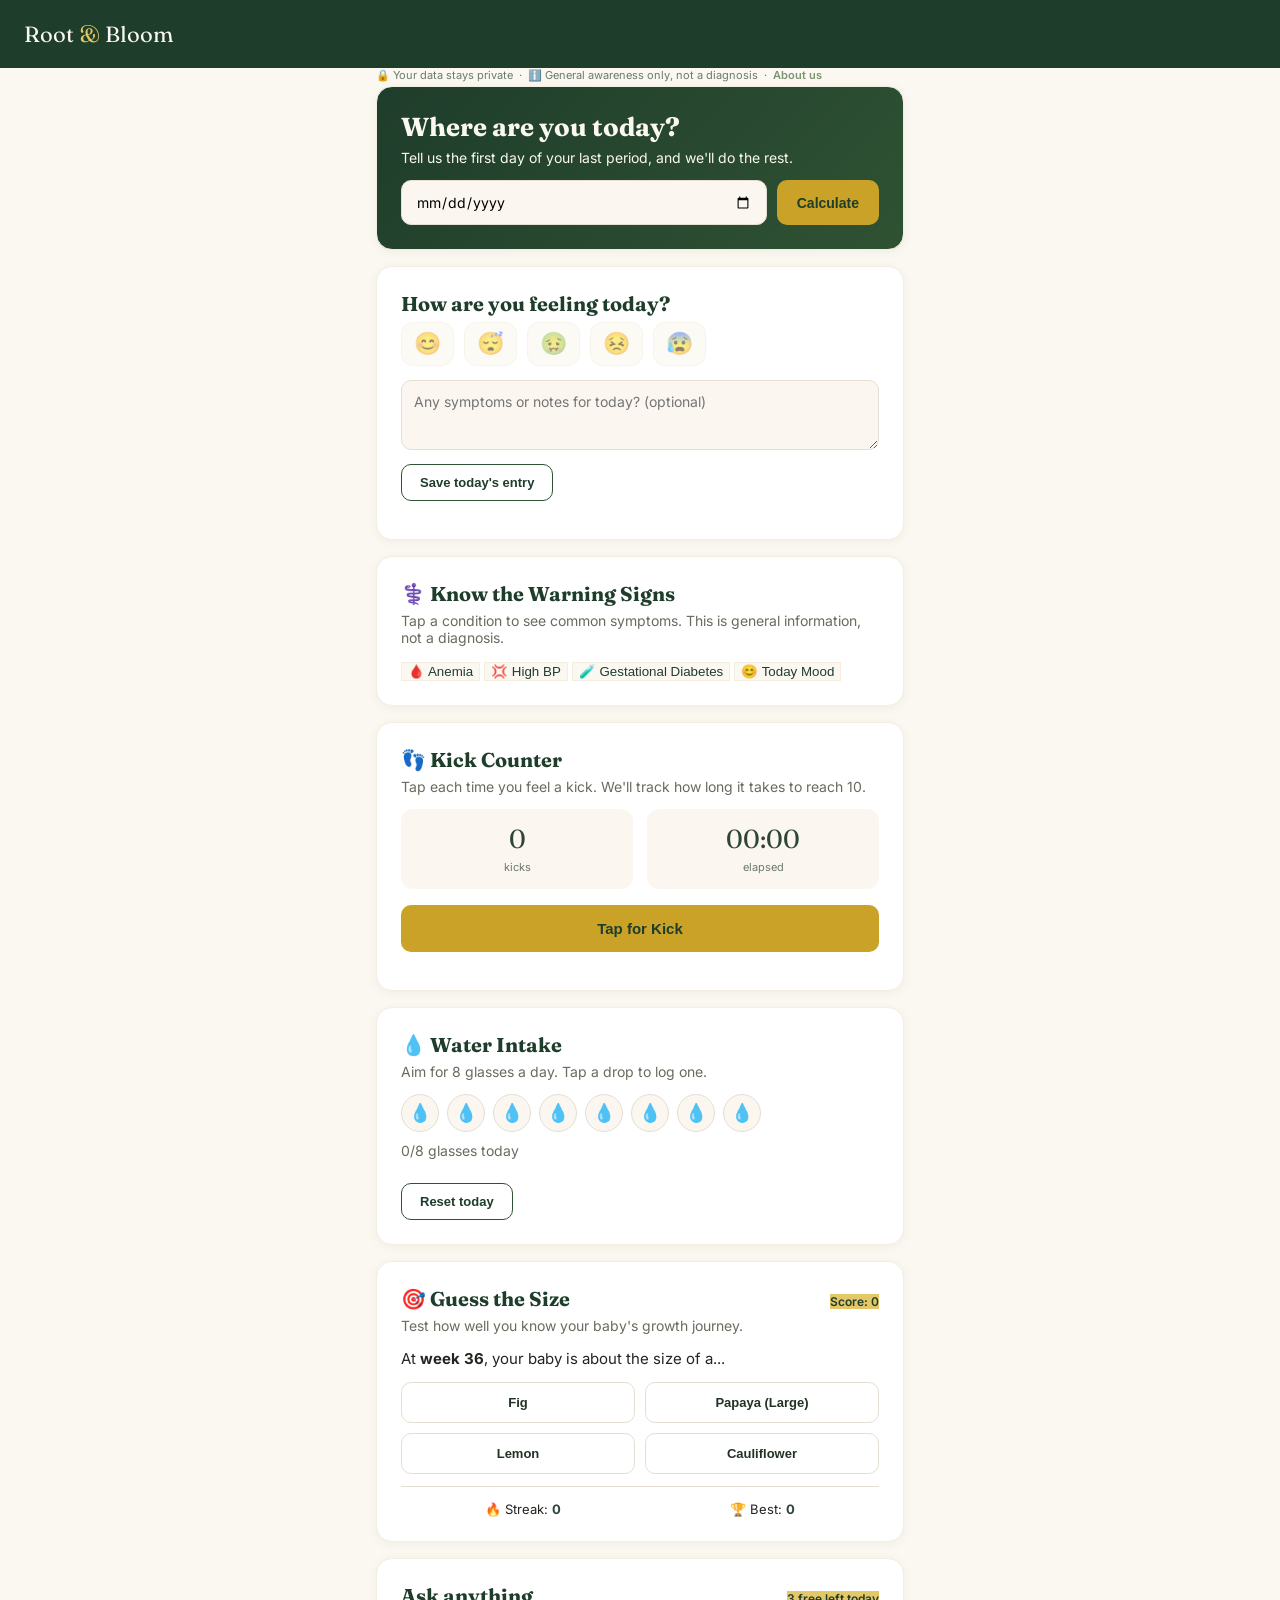
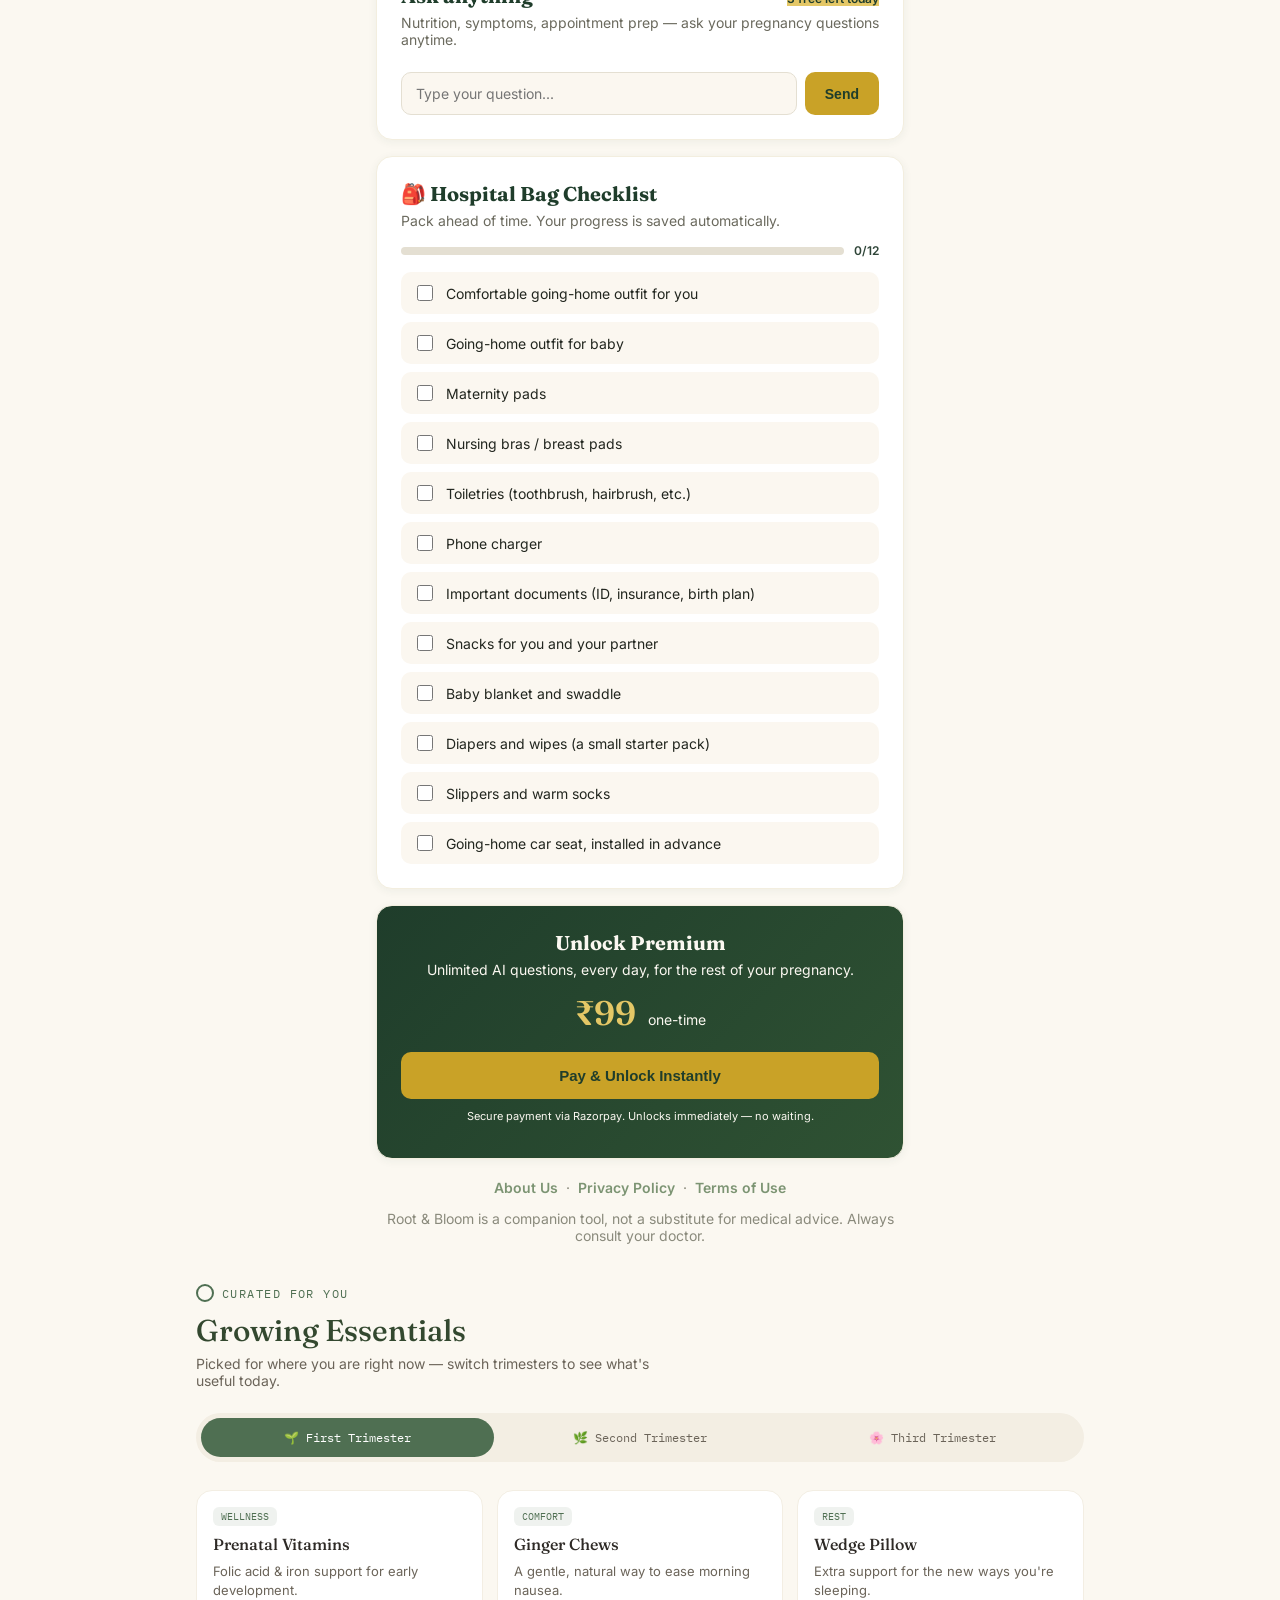
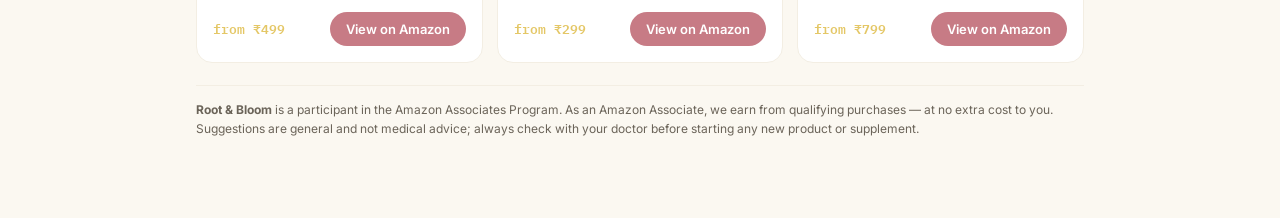
<file: index.html>
<!DOCTYPE html>
<html lang="en">
<head>
<meta charset="UTF-8">
<meta name="viewport" content="width=device-width, initial-scale=1.0">
<title>Root & Bloom — Your Pregnancy Companion</title>
<link rel="preconnect" href="https://fonts.googleapis.com">
<link href="https://fonts.googleapis.com/css2?family=Fraunces:opsz,wght@9..144,400;9..144,500;9..144,600&family=Inter:wght@400;500;600;700&display=swap" rel="stylesheet">
<link rel="stylesheet" href="style.css">
<link rel="stylesheet" href="premium-theme.css">
<script src="https://checkout.razorpay.com/v1/checkout.js"></script>
  <link href="https://fonts.googleapis.com/css2?family=Fraunces:opsz,wght@9..144,500&family=IBM+Plex+Mono:wght@500&display=swap" rel="stylesheet">
<style>
.rb-affiliate{--sage:#4F6F52;--sage-deep:#33482F;--rose:#C77B85;--ivory:#FBF8F3;--ivory-deep:#F3EEE3;--ink:#2E2A26;--ink-soft:#6b6459;max-width:920px;margin:40px auto;padding:0 16px;color:var(--ink);}
.rb-affiliate .eyebrow{font-family:'IBM Plex Mono',monospace;font-size:12px;letter-spacing:.12em;text-transform:uppercase;color:var(--sage);display:flex;align-items:center;gap:8px;margin-bottom:10px;}
.rb-affiliate .eyebrow::before{content:"";width:14px;height:14px;border-radius:50%;border:2px solid var(--sage);display:inline-block;}
.rb-affiliate h2{font-family:'Fraunces',serif;font-weight:500;font-size:30px;margin:0 0 6px;color:var(--sage-deep);}
.rb-affiliate .sub{color:var(--ink-soft);font-size:14px;max-width:460px;margin:0 0 24px;}
.rb-rings{display:flex;border-radius:999px;background:var(--ivory-deep);padding:5px;margin-bottom:28px;position:relative;}
.rb-ring-btn{flex:1;border:none;background:transparent;font-family:'IBM Plex Mono',monospace;font-size:12px;padding:12px 6px;border-radius:999px;cursor:pointer;color:var(--ink-soft);display:flex;flex-direction:column;align-items:center;gap:4px;position:relative;z-index:2;transition:color .25s ease;}
.rb-ring-btn.active{color:#fff;}
.rb-thumb{position:absolute;top:5px;bottom:5px;width:calc(33.333% - 3.33px);background:var(--sage);border-radius:999px;transition:transform .35s cubic-bezier(.65,0,.35,1);z-index:1;}
.rb-grid{display:grid;grid-template-columns:repeat(3,1fr);gap:14px;}
.rb-card{background:#fff;border:1px solid var(--ivory-deep);border-radius:16px;padding:16px;display:flex;flex-direction:column;gap:8px;}
.rb-card .badge{align-self:flex-start;font-family:'IBM Plex Mono',monospace;font-size:10px;text-transform:uppercase;color:var(--sage);background:rgba(79,111,82,.09);padding:3px 8px;border-radius:6px;}
.rb-card .name{font-family:'Fraunces',serif;font-size:16px;font-weight:500;}
.rb-card .why{font-size:13px;color:var(--ink-soft);line-height:1.45;flex-grow:1;}
.rb-card .row{display:flex;align-items:center;justify-content:space-between;margin-top:4px;}
.rb-card .price{font-family:'IBM Plex Mono',monospace;font-size:13px;}
.rb-buy{text-decoration:none;font-weight:600;font-size:13px;color:#fff;background:var(--rose);padding:9px 16px;border-radius:999px;transition:background .2s ease;}
.rb-buy:hover{background:#a8606b;}
.rb-disclosure{margin-top:22px;font-size:12px;color:var(--ink-soft);line-height:1.6;border-top:1px solid var(--ivory-deep);padding-top:14px;}
</style>
</head>
<body>

<header class="topbar">
  <div class="logo">Root <em>&</em> Bloom</div>
  <div id="premiumBadge" class="premium-badge hidden">✦ Premium</div>
</header>

<div class="trust-strip">
  <span>🔒 Your data stays private</span>
  <span>·</span>
  <span>ℹ️ General awareness only, not a diagnosis</span>
  <span>·</span>
  <a href="about.html">About us</a>
</div>


<main>

  <!-- WEEK TRACKER -->
  <section class="card hero-card">
    <h1>Where are you today?</h1>
    <p class="muted">Tell us the first day of your last period, and we'll do the rest.</p>
    <div class="row">
      <input type="date" id="lmpDate">
      <button id="calcBtn" class="btn-primary">Calculate</button>
    </div>
    <div id="weekResult" class="week-result hidden">
      <div class="ring-visual">
        <svg viewBox="0 0 200 200">
          <circle cx="100" cy="100" r="90" fill="none" stroke="#E4DFD2" stroke-width="10"/>
          <circle id="progressRing" cx="100" cy="100" r="90" fill="none" stroke="#7C9473" stroke-width="10" stroke-linecap="round" transform="rotate(-90 100 100)"/>
        </svg>
        <div class="ring-center">
          <span id="weekNumber">0</span>
          <small>weeks</small>
        </div>
      </div>
      <div class="week-details">
        <p id="sizeCompare" class="size-compare"></p>
        <p id="trimester" class="muted"></p>
        <p id="dueDate" class="muted"></p>
      </div>
    </div>
  </section>

  <!-- WEEKLY TIP -->
  <section class="card tip-card hidden" id="tipCard">
    <h2>✦ This week's tip</h2>
    <p id="tipText" class="tip-text"></p>
  </section>

  <!-- SYMPTOM LOG -->
  <section class="card">
    <h2>How are you feeling today?</h2>
    <div class="mood-row" id="moodRow">
      <button class="mood-btn" data-mood="😊">😊</button>
      <button class="mood-btn" data-mood="😴">😴</button>
      <button class="mood-btn" data-mood="🤢">🤢</button>
      <button class="mood-btn" data-mood="😣">😣</button>
      <button class="mood-btn" data-mood="😰">😰</button>
    </div>
    <textarea id="symptomNote" placeholder="Any symptoms or notes for today? (optional)"></textarea>
    <button id="logBtn" class="btn-secondary">Save today's entry</button>
    <div id="logHistory" class="log-history"></div>
  </section>

  <!-- PREGNANCY CONDITION SYMPTOM CHECKER -->
  <section class="card">
    <h2>⚕️ Know the Warning Signs</h2>
    <p class="muted">Tap a condition to see common symptoms. This is general information, not a diagnosis.</p>
    <div class="condition-row" id="conditionRow">
      <button class="condition-btn" data-condition="anemia">🩸 Anemia</button>
      <button class="condition-btn" data-condition="bp">💢 High BP</button>
      <button class="condition-btn" data-condition="gd">🧪 Gestational Diabetes</button>
<button class="condition-btn" id="moodJumpBtn">😊 Today Mood</button>
    </div>
    <div id="conditionDetail" class="condition-detail hidden"></div>
  </section>

  <!-- KICK COUNTER -->
  <section class="card">
    <h2>👣 Kick Counter</h2>
    <p class="muted">Tap each time you feel a kick. We'll track how long it takes to reach 10.</p>
    <div class="kick-display">
      <div class="kick-count-wrap">
        <span id="kickCount">0</span>
        <small>kicks</small>
      </div>
      <div class="kick-timer-wrap">
        <span id="kickTimer">00:00</span>
        <small>elapsed</small>
      </div>
    </div>
    <div class="row">
      <button id="kickTapBtn" class="btn-primary btn-large">Tap for Kick</button>
    </div>
    <button id="kickResetBtn" class="btn-secondary hidden">Reset Session</button>
    <p id="kickDoneMsg" class="kick-done-msg hidden"></p>
    <div id="kickHistory" class="log-history"></div>
  </section>

  <!-- WATER TRACKER -->
  <section class="card">
    <h2>💧 Water Intake</h2>
    <p class="muted">Aim for 8 glasses a day. Tap a drop to log one.</p>
    <div class="water-row" id="waterRow"></div>
    <p class="muted" id="waterStatus" style="margin-top:10px;"></p>
    <button id="waterResetBtn" class="btn-secondary">Reset today</button>
  </section>

  <!-- BABY SIZE GUESS GAME -->
  <section class="card game-card">
    <div class="ai-header">
      <h2>🎯 Guess the Size</h2>
      <span class="chat-counter" id="gameScore">Score: 0</span>
    </div>
    <p class="muted">Test how well you know your baby's growth journey.</p>

    <div id="gameQuestion" class="game-question">
      <p class="game-prompt">At <strong>week <span id="gameWeek">--</span></strong>, your baby is about the size of a...</p>
      <div id="gameOptions" class="game-options"></div>
      <p id="gameFeedback" class="game-feedback hidden"></p>
      <button id="gameNextBtn" class="btn-secondary hidden">Next Question →</button>
    </div>

    <div class="game-stats">
      <span>🔥 Streak: <strong id="gameStreak">0</strong></span>
      <span>🏆 Best: <strong id="gameBest">0</strong></span>
    </div>
  </section>

  <!-- AI ASSISTANT -->

  <section class="card ai-card">
    <div class="ai-header">
      <h2>Ask anything</h2>
      <span id="chatCounter" class="chat-counter"></span>
    </div>
    <p class="muted">Nutrition, symptoms, appointment prep — ask your pregnancy questions anytime.</p>
    <div id="chatWindow" class="chat-window"></div>
    <div class="chat-input-row">
      <input type="text" id="chatInput" placeholder="Type your question...">
      <button id="sendBtn" class="btn-primary">Send</button>
    </div>
    <p id="chatLockMsg" class="lock-msg hidden">You've used today's free questions. Unlock Premium below for unlimited access.</p>
  </section>

  <!-- HOSPITAL BAG CHECKLIST -->
  <section class="card">
    <h2>🎒 Hospital Bag Checklist</h2>
    <p class="muted">Pack ahead of time. Your progress is saved automatically.</p>
    <div class="checklist-progress-wrap">
      <div class="checklist-progress-bar"><div id="checklistProgressFill" class="checklist-progress-fill"></div></div>
      <span id="checklistProgressText" class="checklist-progress-text"></span>
    </div>
    <div id="checklistItems" class="checklist-items"></div>
  </section>

  <!-- PREMIUM UNLOCK -->
  <section class="card premium-card" id="premiumSection">
    <h2>Unlock Premium</h2>
    <p class="muted">Unlimited AI questions, every day, for the rest of your pregnancy.</p>
    <div class="price-row">
      <span class="price">₹99</span>
      <span class="muted">one-time</span>
    </div>
    <button id="payBtn" class="btn-primary btn-large" onclick="payWithGpay(99)">Pay & Unlock Instantly</button>
    <p class="fine-print">Secure payment via Razorpay. Unlocks immediately — no waiting.</p>
  </section>

</main>

<footer>
  <p class="muted"><a href="about.html">About Us</a> &nbsp;·&nbsp; <a href="privacy.html">Privacy Policy</a> &nbsp;·&nbsp; <a href="terms.html">Terms of Use</a></p>
  <p class="muted">Root & Bloom is a companion tool, not a substitute for medical advice. Always consult your doctor.</p>
</footer>

<script src="script.js"></script>
<script src="conditions.js"></script>
<section class="rb-affiliate">
  <div class="eyebrow">Curated for you</div>
  <h2>Growing Essentials</h2>
  <p class="sub">Picked for where you are right now — switch trimesters to see what's useful today.</p>

  <div class="rb-rings" id="rbRings">
    <div class="rb-thumb" id="rbThumb"></div>
    <button class="rb-ring-btn active" data-i="0">🌱 First Trimester</button>
    <button class="rb-ring-btn" data-i="1">🌿 Second Trimester</button>
    <button class="rb-ring-btn" data-i="2">🌸 Third Trimester</button>
  </div>

  <div class="rb-grid" id="rbGrid"></div>

  <div class="rb-disclosure">
    <strong>Root & Bloom</strong> is a participant in the Amazon Associates Program. As an Amazon Associate, we earn from qualifying purchases — at no extra cost to you. Suggestions are general and not medical advice; always check with your doctor before starting any new product or supplement.
  </div>
</section>

<script>
(function(){
  const STAGES = [
    { items:[
      {badge:"Wellness", name:"Prenatal Vitamins", why:"Folic acid & iron support for early development.", price:"₹499", link:"https://www.amazon.in/s?k=prenatal+vitamins&tag=rootbloom21-21"},
      {badge:"Comfort", name:"Ginger Chews", why:"A gentle, natural way to ease morning nausea.", price:"₹299", link:"https://www.amazon.in/s?k=ginger+chews+pregnancy&tag=rootbloom21-21"},
      {badge:"Rest", name:"Wedge Pillow", why:"Extra support for the new ways you're sleeping.", price:"₹799", link:"https://www.amazon.in/s?k=pregnancy+wedge+pillow&tag=rootbloom21-21"}
    ]},
    { items:[
      {badge:"Comfort", name:"Maternity Belly Band", why:"Gentle support as your bump starts to grow.", price:"₹649", link:"https://www.amazon.in/s?k=maternity+belly+band&tag=rootbloom21-21"},
      {badge:"Skin", name:"Stretch Mark Oil", why:"Keeps skin nourished through rapid growth.", price:"₹399", link:"https://www.amazon.in/s?k=stretch+mark+oil&tag=rootbloom21-21"},
      {badge:"Tracking", name:"Doppler Heart Monitor", why:"Hear your baby's heartbeat at home, between visits.", price:"₹1,999", link:"https://www.amazon.in/s?k=fetal+doppler&tag=rootbloom21-21"}
    ]},
    { items:[
      {badge:"Hospital Bag", name:"Nursing Bra Set", why:"Comfortable, ready for after your baby arrives.", price:"₹899", link:"https://www.amazon.in/s?k=nursing+bra&tag=rootbloom21-21"},
      {badge:"Hospital Bag", name:"Going-Home Outfit", why:"Soft, size-adjustable, for baby's first ride home.", price:"₹599", link:"https://www.amazon.in/s?k=newborn+going+home+outfit&tag=rootbloom21-21"},
      {badge:"Support", name:"OYO Baby Pregnancy Pillow (J-Shape)", why:"Full-body support for back, hips, legs and belly through the final stretch of sleep.", price:"₹1,699", link:"https://link.amazon/B0bY92TE7"}
    ]}
  ];
  const grid = document.getElementById('rbGrid');
  const thumb = document.getElementById('rbThumb');
  const btns = document.querySelectorAll('.rb-ring-btn');

  function render(i){
    grid.innerHTML = "";
    STAGES[i].items.forEach(it=>{
      const c = document.createElement('div');
      c.className = 'rb-card';
      c.innerHTML = `<span class="badge">${it.badge}</span>
        <div class="name">${it.name}</div>
        <div class="why">${it.why}</div>
        <div class="row"><span class="price">from ${it.price}</span>
        <a class="rb-buy" href="${it.link}" target="_blank" rel="noopener sponsored">View on Amazon</a></div>`;
      grid.appendChild(c);
    });
  }
  btns.forEach((b,i)=>{
    b.addEventListener('click', ()=>{
      btns.forEach(x=>x.classList.remove('active'));
      b.classList.add('active');
      thumb.style.transform = `translateX(${i*100}%)`;
      render(i);
    });
  });
  render(0);
})();
</script>  
</body>
</html>
</file>
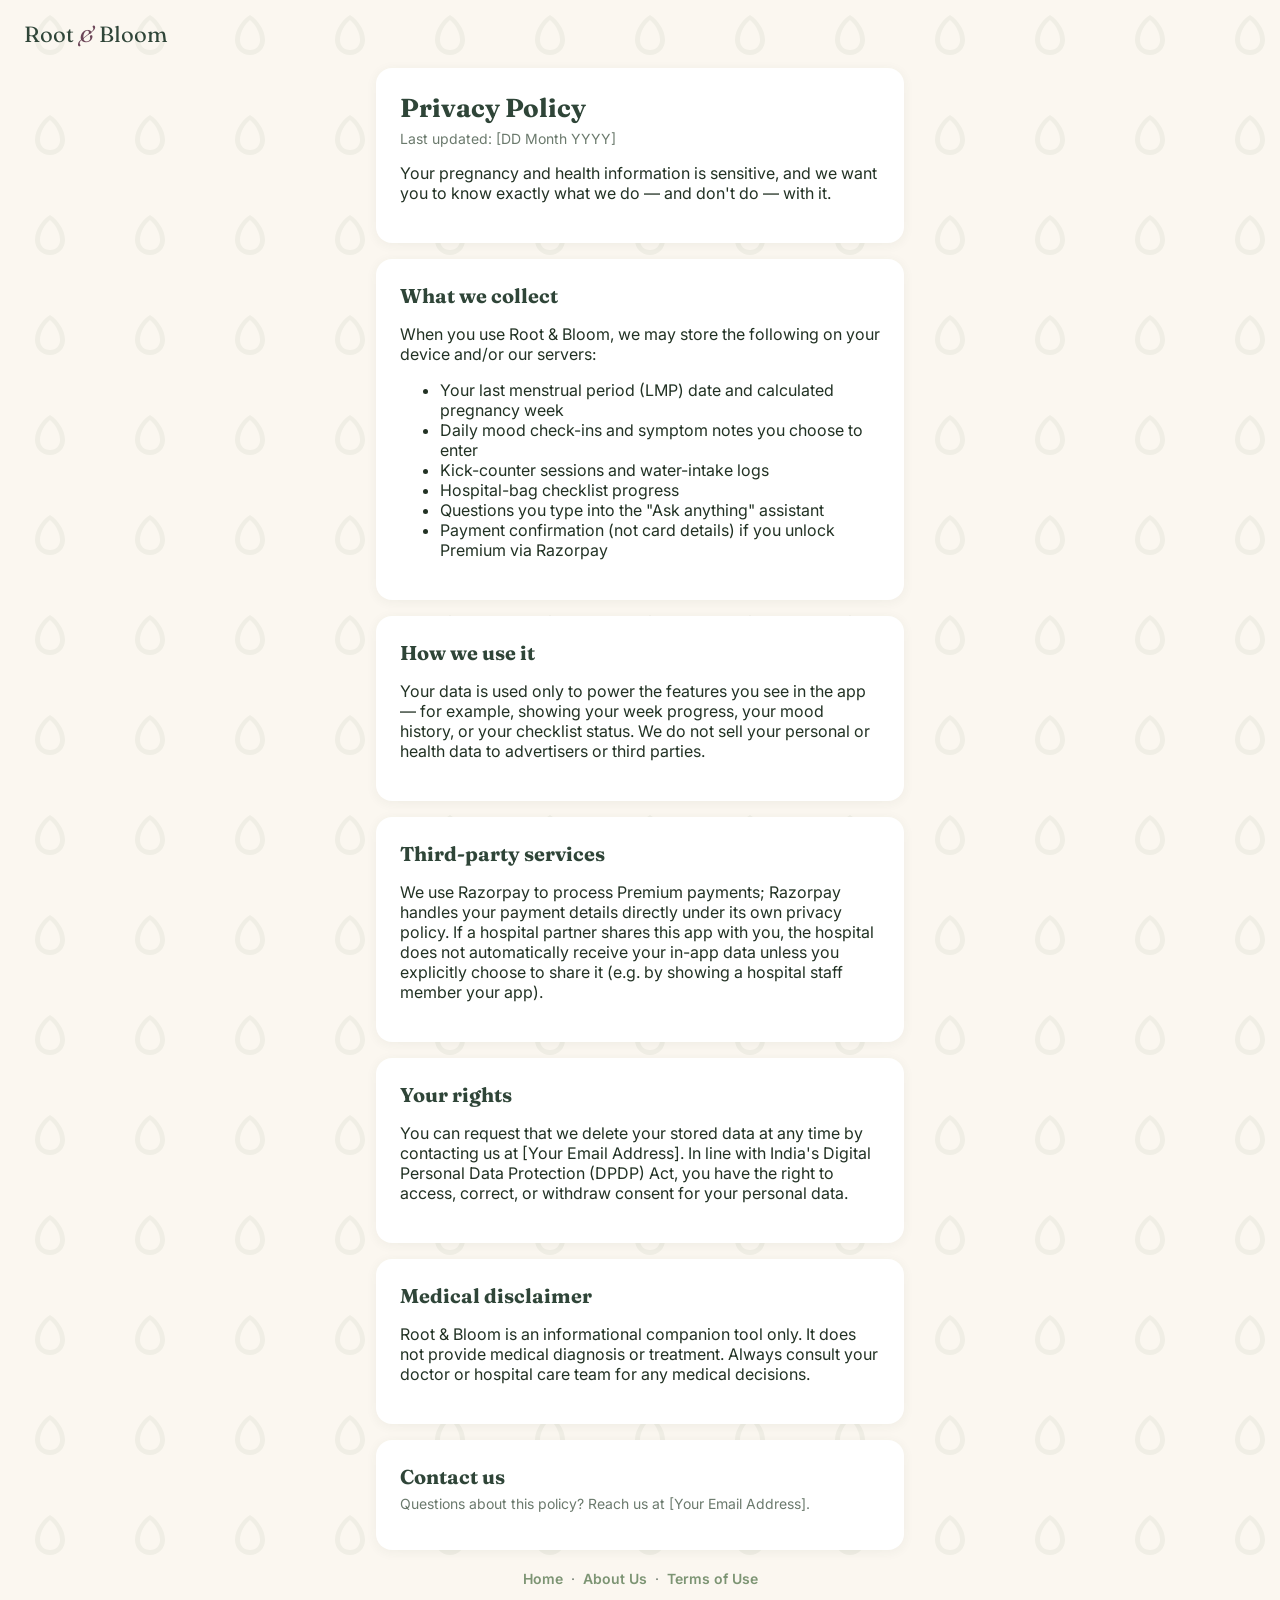
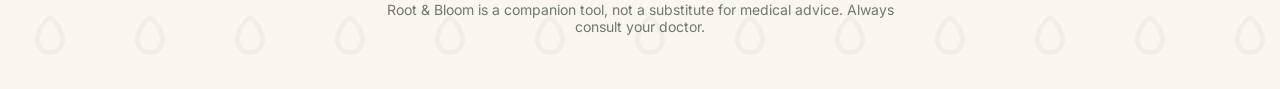
<file: privacy.html>
<!DOCTYPE html>
<html lang="en">
<head>
<meta charset="UTF-8">
<meta name="viewport" content="width=device-width, initial-scale=1.0">
<title>Privacy Policy — Root & Bloom</title>
<link rel="preconnect" href="https://fonts.googleapis.com">
<link href="https://fonts.googleapis.com/css2?family=Fraunces:opsz,wght@9..144,400;9..144,500;9..144,600&family=Inter:wght@400;500;600;700&display=swap" rel="stylesheet">
<link rel="stylesheet" href="style.css">
</head>
<body>

<header class="topbar">
  <div class="logo"><a href="index.html" style="text-decoration:none;color:inherit;">Root <em>&</em> Bloom</a></div>
</header>

<main>

  <section class="card">
    <h1>Privacy Policy</h1>
    <p class="muted">Last updated: [DD Month YYYY]</p>
    <p>Your pregnancy and health information is sensitive, and we want you to know exactly what we do — and don't do — with it.</p>
  </section>

  <section class="card">
    <h2>What we collect</h2>
    <p>When you use Root & Bloom, we may store the following on your device and/or our servers:</p>
    <ul>
      <li>Your last menstrual period (LMP) date and calculated pregnancy week</li>
      <li>Daily mood check-ins and symptom notes you choose to enter</li>
      <li>Kick-counter sessions and water-intake logs</li>
      <li>Hospital-bag checklist progress</li>
      <li>Questions you type into the "Ask anything" assistant</li>
      <li>Payment confirmation (not card details) if you unlock Premium via Razorpay</li>
    </ul>
  </section>

  <section class="card">
    <h2>How we use it</h2>
    <p>Your data is used only to power the features you see in the app — for example, showing your week progress, your mood history, or your checklist status. We do not sell your personal or health data to advertisers or third parties.</p>
  </section>

  <section class="card">
    <h2>Third-party services</h2>
    <p>We use Razorpay to process Premium payments; Razorpay handles your payment details directly under its own privacy policy. If a hospital partner shares this app with you, the hospital does not automatically receive your in-app data unless you explicitly choose to share it (e.g. by showing a hospital staff member your app).</p>
  </section>

  <section class="card">
    <h2>Your rights</h2>
    <p>You can request that we delete your stored data at any time by contacting us at [Your Email Address]. In line with India's Digital Personal Data Protection (DPDP) Act, you have the right to access, correct, or withdraw consent for your personal data.</p>
  </section>

  <section class="card">
    <h2>Medical disclaimer</h2>
    <p>Root & Bloom is an informational companion tool only. It does not provide medical diagnosis or treatment. Always consult your doctor or hospital care team for any medical decisions.</p>
  </section>

  <section class="card">
    <h2>Contact us</h2>
    <p class="muted">Questions about this policy? Reach us at [Your Email Address].</p>
  </section>

</main>

<footer>
  <p class="muted"><a href="index.html">Home</a> &nbsp;·&nbsp; <a href="about.html">About Us</a> &nbsp;·&nbsp; <a href="terms.html">Terms of Use</a></p>
  <p class="muted">Root & Bloom is a companion tool, not a substitute for medical advice. Always consult your doctor.</p>
</footer>

</body>
</html>
</file>
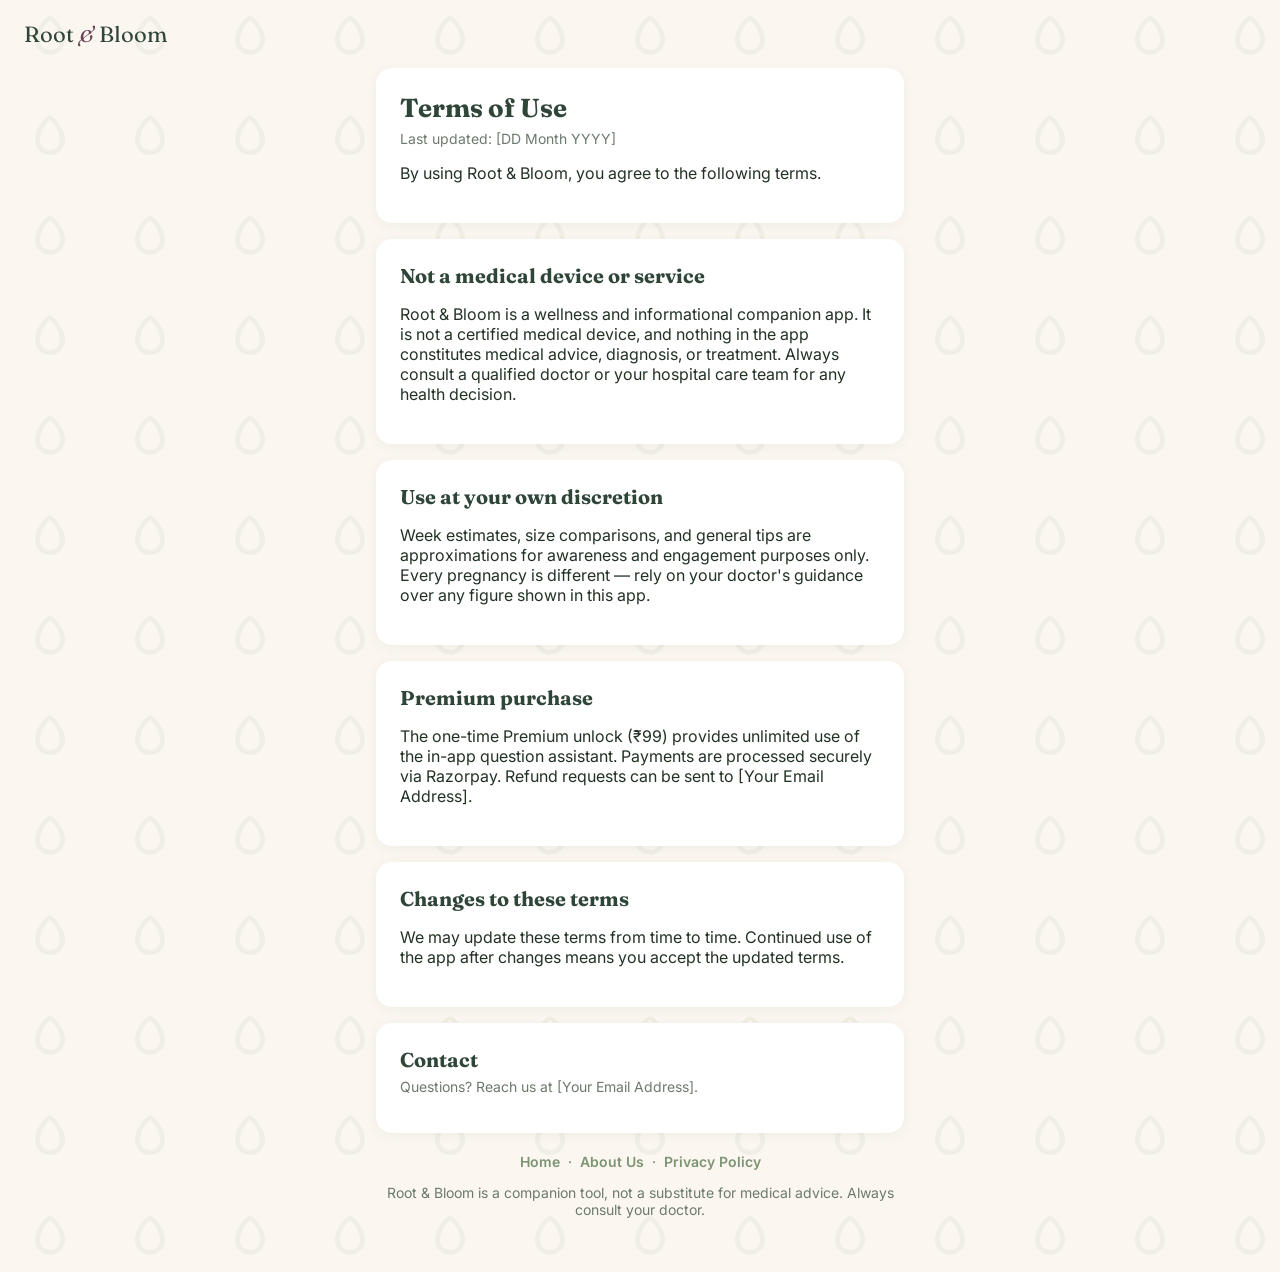
<file: terms.html>
<!DOCTYPE html>
<html lang="en">
<head>
<meta charset="UTF-8">
<meta name="viewport" content="width=device-width, initial-scale=1.0">
<title>Terms of Use — Root & Bloom</title>
<link rel="preconnect" href="https://fonts.googleapis.com">
<link href="https://fonts.googleapis.com/css2?family=Fraunces:opsz,wght@9..144,400;9..144,500;9..144,600&family=Inter:wght@400;500;600;700&display=swap" rel="stylesheet">
<link rel="stylesheet" href="style.css">
</head>
<body>

<header class="topbar">
  <div class="logo"><a href="index.html" style="text-decoration:none;color:inherit;">Root <em>&</em> Bloom</a></div>
</header>

<main>

  <section class="card">
    <h1>Terms of Use</h1>
    <p class="muted">Last updated: [DD Month YYYY]</p>
    <p>By using Root & Bloom, you agree to the following terms.</p>
  </section>

  <section class="card">
    <h2>Not a medical device or service</h2>
    <p>Root & Bloom is a wellness and informational companion app. It is not a certified medical device, and nothing in the app constitutes medical advice, diagnosis, or treatment. Always consult a qualified doctor or your hospital care team for any health decision.</p>
  </section>

  <section class="card">
    <h2>Use at your own discretion</h2>
    <p>Week estimates, size comparisons, and general tips are approximations for awareness and engagement purposes only. Every pregnancy is different — rely on your doctor's guidance over any figure shown in this app.</p>
  </section>

  <section class="card">
    <h2>Premium purchase</h2>
    <p>The one-time Premium unlock (₹99) provides unlimited use of the in-app question assistant. Payments are processed securely via Razorpay. Refund requests can be sent to [Your Email Address].</p>
  </section>

  <section class="card">
    <h2>Changes to these terms</h2>
    <p>We may update these terms from time to time. Continued use of the app after changes means you accept the updated terms.</p>
  </section>

  <section class="card">
    <h2>Contact</h2>
    <p class="muted">Questions? Reach us at [Your Email Address].</p>
  </section>

</main>

<footer>
  <p class="muted"><a href="index.html">Home</a> &nbsp;·&nbsp; <a href="about.html">About Us</a> &nbsp;·&nbsp; <a href="privacy.html">Privacy Policy</a></p>
  <p class="muted">Root & Bloom is a companion tool, not a substitute for medical advice. Always consult your doctor.</p>
</footer>

</body>
</html>
</file>
<file: style.css>
:root{
  --ink: #223224;
  --deep: #2F4538;
  --sage: #7C9473;
  --sage-light: #E4DFD2;
  --rose: #D9A9A0;
  --plum: #6B4557;
  --ivory: #FBF7F0;
  --card: #ffffff;
}

*{ box-sizing: border-box; }
body{
  margin: 0;
  background: var(--ivory);
background-image: url("data:image/svg+xml,%3Csvg xmlns='http://www.w3.org/2000/svg' width='100' height='100' viewBox='0 0 100 100'%3E%3Cg fill='%232d5016' fill-opacity='0.05'%3E%3Cpath d='M50 15c-8 5-15 15-15 25 0 8 6 15 15 15s15-7 15-15c0-10-7-20-15-25zm0 5c5 4 10 12 10 20 0 6-4 10-10 10s-10-4-10-10c0-8 5-16 10-20z'/%3E%3C/g%3E%3C/svg%3E");
  background-repeat: repeat;
  background-size: 100px 100px;
  
  font-family: 'Inter', sans-serif;
  color: var(--ink);
  padding-bottom: 40px;
}

.topbar{
  display: flex;
  justify-content: space-between;
  align-items: center;
  padding: 20px 24px;
}
.logo{
  font-family: 'Fraunces', serif;
  font-size: 22px;
  color: var(--deep);
}
.logo em{ font-style: italic; color: var(--plum); }

.premium-badge{
  background: var(--plum);
  color: white;
  padding: 6px 14px;
  border-radius: 20px;
  font-size: 12px;
  font-weight: 600;
  letter-spacing: 0.04em;
}
.hidden{ display: none !important; }

.trust-strip{
  max-width: 560px;
  margin: 0 auto 4px;
  padding: 0 16px;
  display: flex;
  flex-wrap: wrap;
  gap: 6px;
  align-items: center;
  font-size: 11px;
  color: #6b7a6d;
}
.trust-strip a{ color: var(--sage); font-weight: 600; text-decoration: none; }
.trust-strip a:hover{ text-decoration: underline; }

main{
  max-width: 560px;
  margin: 0 auto;
  padding: 0 16px;
  display: flex;
  flex-direction: column;
  gap: 16px;
}

.card{
  background: var(--card);
  border-radius: 16px;
  padding: 24px;
  box-shadow: 0 2px 12px rgba(47,69,56,0.06);
}

h1{
  font-family: 'Fraunces', serif;
  font-size: 26px;
  color: var(--deep);
  margin: 0 0 6px;
}
h2{
  font-family: 'Fraunces', serif;
  font-size: 20px;
  color: var(--deep);
  margin: 0 0 6px;
}
.muted{ color: #6b7a6d; font-size: 14px; margin: 0 0 14px; }

.row{ display: flex; gap: 10px; }
input[type="date"], input[type="text"]{
  flex: 1;
  padding: 12px 14px;
  border: 1px solid var(--sage-light);
  border-radius: 10px;
  font-family: 'Inter', sans-serif;
  font-size: 14px;
  background: var(--ivory);
}

.btn-primary{
  background: var(--sage);
  color: white;
  border: none;
  padding: 12px 20px;
  border-radius: 10px;
  font-weight: 600;
  font-size: 14px;
  cursor: pointer;
  transition: background 0.2s;
}
.btn-primary:hover{ background: var(--deep); }
.btn-large{ width: 100%; padding: 15px; font-size: 15px; }

.btn-secondary{
  background: var(--sage-light);
  color: var(--deep);
  border: none;
  padding: 10px 18px;
  border-radius: 10px;
  font-weight: 600;
  font-size: 13px;
  cursor: pointer;
  margin-top: 10px;
}

.week-result{
  margin-top: 20px;
  display: flex;
  align-items: center;
  gap: 20px;
}
.ring-visual{
  position: relative;
  width: 110px;
  height: 110px;
  flex-shrink: 0;
}
.ring-visual svg{ width: 100%; height: 100%; }
#progressRing{
  stroke-dasharray: 565;
  stroke-dashoffset: 565;
  transition: stroke-dashoffset 0.6s ease;
}
.ring-center{
  position: absolute;
  top: 0; left: 0; right: 0; bottom: 0;
  display: flex;
  flex-direction: column;
  align-items: center;
  justify-content: center;
}
.ring-center span{ font-family: 'Fraunces', serif; font-size: 26px; color: var(--deep); }
.ring-center small{ font-size: 11px; color: #6b7a6d; }

.size-compare{ font-weight: 600; font-size: 15px; margin: 0 0 4px; }

.mood-row{ display: flex; gap: 10px; margin-bottom: 14px; }
.mood-btn{
  font-size: 22px;
  background: var(--ivory);
  border: 1px solid var(--sage-light);
  border-radius: 12px;
  padding: 8px 12px;
  cursor: pointer;
  opacity: 0.6;
  transition: all 0.15s;
}
.mood-btn.selected{ opacity: 1; border-color: var(--sage); background: var(--sage-light); }

textarea{
  width: 100%;
  min-height: 70px;
  padding: 12px;
  border: 1px solid var(--sage-light);
  border-radius: 10px;
  font-family: 'Inter', sans-serif;
  font-size: 14px;
  resize: vertical;
  background: var(--ivory);
}

.log-history{ margin-top: 14px; display: flex; flex-direction: column; gap: 8px; }
.log-entry{
  background: var(--ivory);
  border-radius: 10px;
  padding: 10px 12px;
  font-size: 13px;
  display: flex;
  justify-content: space-between;
  gap: 10px;
}
.log-entry .log-date{ color: #6b7a6d; font-size: 11px; }

.ai-header{ display: flex; justify-content: space-between; align-items: baseline; }
.chat-counter{ font-size: 12px; color: var(--plum); font-weight: 600; }

.chat-window{
  max-height: 260px;
  overflow-y: auto;
  display: flex;
  flex-direction: column;
  gap: 10px;
  margin: 10px 0;
}
.msg{
  padding: 10px 14px;
  border-radius: 14px;
  font-size: 14px;
  line-height: 1.45;
  max-width: 85%;
}
.msg.user{
  background: var(--sage);
  color: white;
  align-self: flex-end;
  border-bottom-right-radius: 4px;
}
.msg.ai{
  background: var(--ivory);
  color: var(--ink);
  align-self: flex-start;
  border-bottom-left-radius: 4px;
}
.chat-input-row{ display: flex; gap: 8px; }
.lock-msg{
  margin-top: 10px;
  font-size: 13px;
  color: var(--plum);
  background: #F7ECEA;
  padding: 10px 12px;
  border-radius: 10px;
}

.game-card{ background: linear-gradient(135deg, #FBF7F0, #F3EEE2); }
.game-prompt{ font-size: 15px; margin-bottom: 14px; }
.game-options{
  display: grid;
  grid-template-columns: 1fr 1fr;
  gap: 10px;
  margin-bottom: 12px;
}
.game-option-btn{
  background: white;
  border: 1.5px solid var(--sage-light);
  border-radius: 10px;
  padding: 12px 10px;
  font-size: 13px;
  font-weight: 600;
  color: var(--ink);
  cursor: pointer;
  transition: all 0.15s;
  text-transform: capitalize;
}
.game-option-btn:hover:not(:disabled){ border-color: var(--sage); background: var(--sage-light); }
.game-option-btn:disabled{ cursor: default; opacity: 0.7; }
.game-option-btn.correct{ background: #E4F0E0; border-color: var(--sage); opacity: 1; }
.game-option-btn.wrong{ background: #F7ECEA; border-color: var(--rose); opacity: 1; }

.game-feedback{ font-size: 13px; font-weight: 600; margin: 6px 0 12px; }
.game-feedback.correct-text{ color: var(--sage); }
.game-feedback.wrong-text{ color: var(--plum); }

.game-stats{
  display: flex;
  justify-content: space-around;
  border-top: 1px solid var(--sage-light);
  padding-top: 14px;
  margin-top: 6px;
  font-size: 13px;
}
.game-stats strong{ color: var(--deep); }

.tip-card{ background: var(--sage-light); }
.tip-text{ font-size: 14px; line-height: 1.5; margin: 0; color: var(--deep); }

.kick-display{ display: flex; gap: 14px; margin-bottom: 16px; }
.kick-count-wrap, .kick-timer-wrap{
  flex: 1;
  background: var(--ivory);
  border-radius: 12px;
  padding: 14px;
  text-align: center;
}
.kick-count-wrap span, .kick-timer-wrap span{
  display: block;
  font-family: 'Fraunces', serif;
  font-size: 26px;
  color: var(--deep);
}
.kick-count-wrap small, .kick-timer-wrap small{ font-size: 11px; color: #6b7a6d; }
.kick-done-msg{
  margin-top: 10px;
  font-size: 13px;
  font-weight: 600;
  color: var(--sage);
  background: #E4F0E0;
  padding: 10px 12px;
  border-radius: 10px;
}

.water-row{ display: flex; gap: 8px; flex-wrap: wrap; }
.water-drop{
  width: 38px;
  height: 38px;
  border-radius: 50%;
  border: 1.5px solid var(--sage-light);
  background: var(--ivory);
  font-size: 18px;
  cursor: pointer;
  display: flex;
  align-items: center;
  justify-content: center;
  transition: all 0.15s;
}
.water-drop.filled{ background: var(--sage); border-color: var(--sage); }

.checklist-progress-wrap{ display: flex; align-items: center; gap: 10px; margin-bottom: 14px; }
.checklist-progress-bar{
  flex: 1;
  height: 8px;
  border-radius: 6px;
  background: var(--sage-light);
  overflow: hidden;
}
.checklist-progress-fill{
  height: 100%;
  background: var(--sage);
  width: 0%;
  transition: width 0.3s ease;
}
.checklist-progress-text{ font-size: 12px; font-weight: 600; color: var(--deep); white-space: nowrap; }
.checklist-items{ display: flex; flex-direction: column; gap: 8px; }
.checklist-item{
  display: flex;
  align-items: center;
  gap: 10px;
  background: var(--ivory);
  border-radius: 10px;
  padding: 10px 12px;
  font-size: 14px;
  cursor: pointer;
}
.checklist-item input{ width: 16px; height: 16px; accent-color: var(--sage); cursor: pointer; }
.checklist-item.checked span{ text-decoration: line-through; color: #8a978c; }

.premium-card{ background: var(--deep); color: white; text-align: center; }
.premium-card h2{ color: white; }
.premium-card .muted{ color: #cfd9d0; }
.price-row{ margin: 10px 0 18px; }
.price{ font-family: 'Fraunces', serif; font-size: 34px; margin-right: 8px; }
.fine-print{ font-size: 11px; color: #9fb0a2; margin-top: 10px; }

footer{
  max-width: 560px;
  margin: 20px auto 0;
  padding: 0 16px;
  text-align: center;
}
footer a{ color: var(--sage); font-weight: 600; text-decoration: none; }
footer a:hover{ text-decoration: underline; }
</file>
<file: premium-theme.css>
:root {
  --brand-green-dark: #1F3D2B;
  --brand-green: #2F5233;
  --brand-green-soft: #4A6D52;
  --brand-gold: #C9A227;
  --brand-gold-light: #E4C766;
  --brand-gold-dark: #96791C;
  --brand-cream: #FBF8F1;
  --brand-cream-2: #F3EEDF;
  --brand-text: #22261F;
}

body {
  background: var(--brand-cream);
  color: var(--brand-text);
}

.topbar {
  background: var(--brand-green-dark);
}

.logo {
  color: var(--brand-cream);
  font-family: 'Fraunces', serif;
}

.logo em {
  color: var(--brand-gold-light);
  font-style: normal;
}

.premium-badge {
  background: var(--brand-gold);
  color: var(--brand-green-dark);
  font-weight: 600;
  border: none;
}

.card {
  background: #FFFFFF;
  border: 1px solid var(--brand-cream-2);
  box-shadow: 0 2px 10px rgba(31, 61, 43, 0.06);
}

.hero-card {
  background: linear-gradient(135deg, var(--brand-green-dark), var(--brand-green));
  color: var(--brand-cream);
}

.hero-card h1,
.hero-card .muted {
  color: var(--brand-cream);
}

h1, h2, h3 {
  font-family: 'Fraunces', serif;
  color: var(--brand-green-dark);
}

.hero-card h1 {
  color: var(--brand-cream);
}

.muted {
  color: #6B6A5E;
}

.btn-primary {
  background: var(--brand-gold);
  color: var(--brand-green-dark);
  border: none;
  font-weight: 700;
}

.btn-primary:hover {
  background: var(--brand-gold-light);
}

.btn-secondary {
  background: transparent;
  color: var(--brand-green-dark);
  border: 1.5px solid var(--brand-green);
}

.btn-secondary:hover {
  background: var(--brand-cream-2);
}

#progressRing {
  stroke: var(--brand-gold) !important;
}

.ring-visual circle:first-child {
  stroke: var(--brand-cream-2) !important;
}

.ring-center span {
  color: var(--brand-green-dark);
  font-family: 'Fraunces', serif;
}

.tip-card {
  background: var(--brand-cream-2);
  border-left: 4px solid var(--brand-gold);
}

.mood-btn {
  border: 1.5px solid var(--brand-cream-2);
}

.mood-btn.active,
.mood-btn:hover {
  border-color: var(--brand-gold);
  background: var(--brand-cream-2);
}

.condition-btn {
  background: var(--brand-cream);
  border: 1px solid var(--brand-cream-2);
  color: var(--brand-green-dark);
}

.condition-btn:hover {
  border-color: var(--brand-gold);
  background: var(--brand-cream-2);
}

.condition-btn.active {
  background: var(--brand-green-dark);
  border-color: var(--brand-green-dark);
  color: var(--brand-gold-light);
}

.condition-detail {
  background: var(--brand-cream-2);
  border: 1px solid var(--brand-gold-light);
}

.condition-detail h3 {
  color: var(--brand-green-dark);
}

.chat-counter {
  background: var(--brand-gold-light);
  color: var(--brand-green-dark);
}

.premium-card {
  background: linear-gradient(135deg, var(--brand-green-dark), var(--brand-green));
  color: var(--brand-cream);
}

.premium-card h2,
.premium-card .muted,
.premium-card .fine-print {
  color: var(--brand-cream);
}

.price {
  color: var(--brand-gold-light);
  font-family: 'Fraunces', serif;
  font-weight: 600;
}

.premium-card .btn-primary {
  background: var(--brand-gold);
  color: var(--brand-green-dark);
}

footer .muted {
  color: #8A8A7C;
}
</file>
